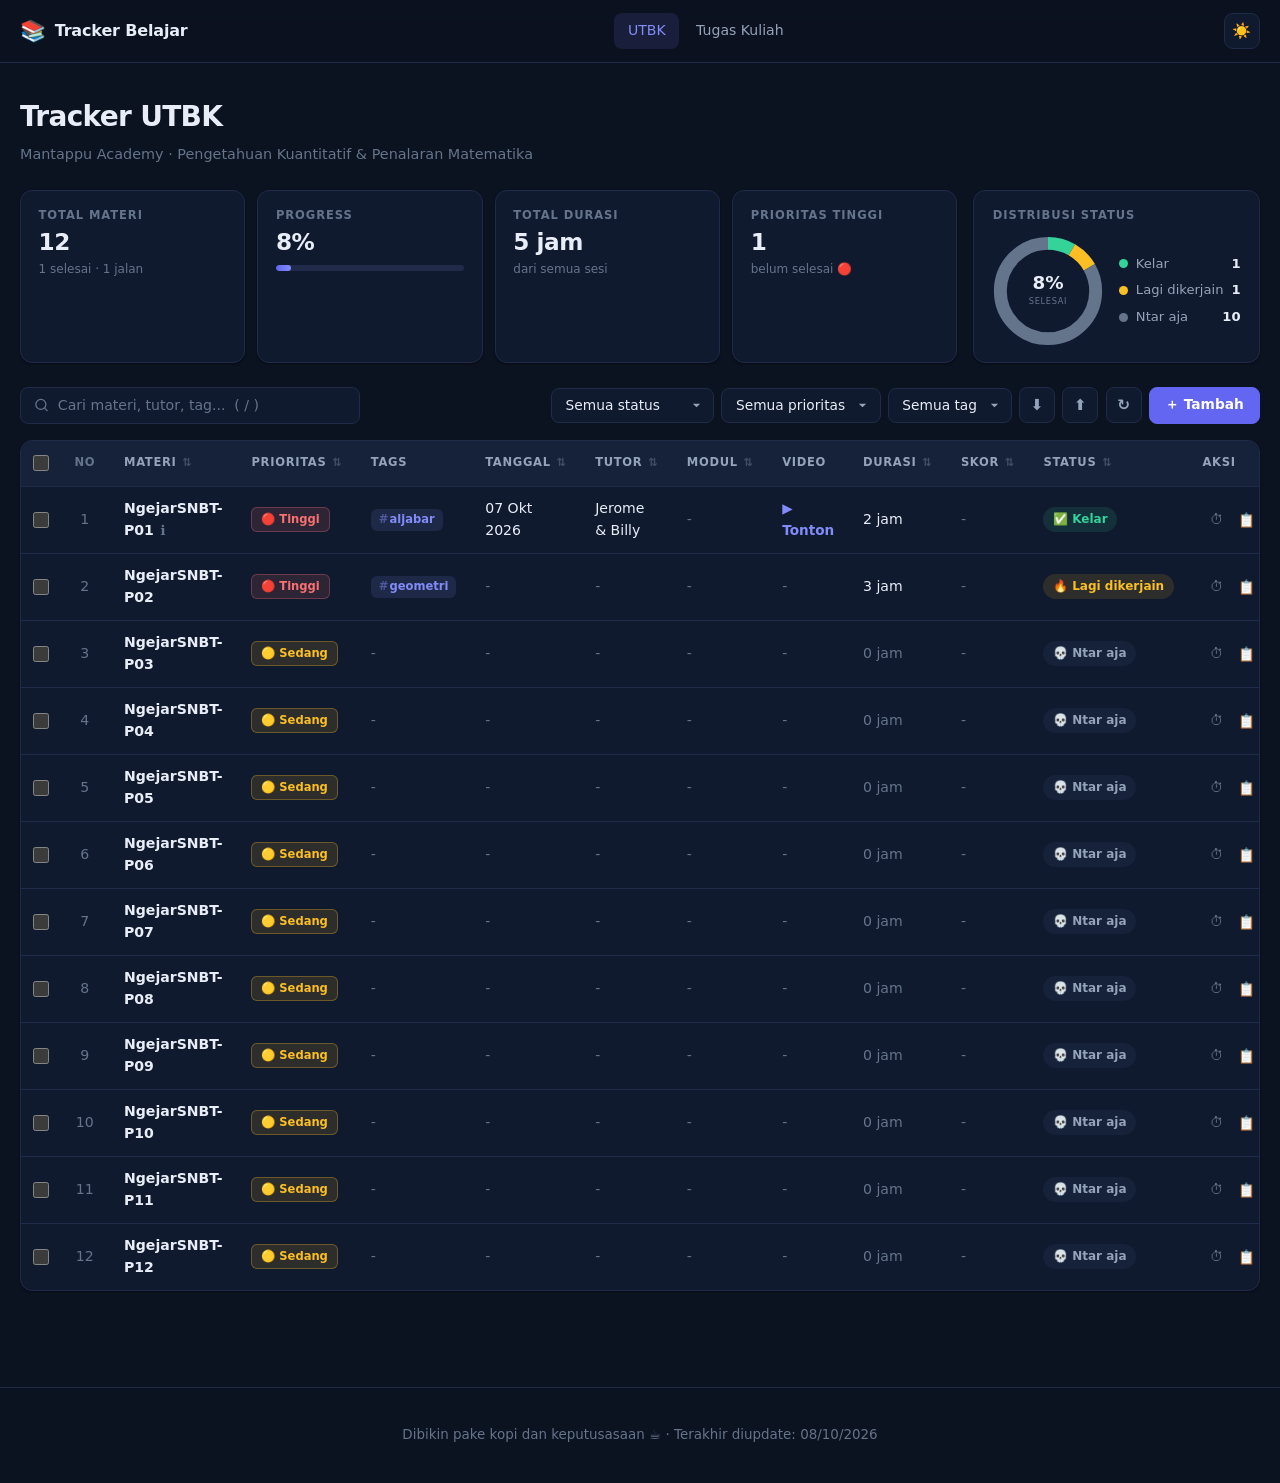
<file: index.html>
<!DOCTYPE html>
<html lang="id">

<head>
    <meta charset="UTF-8">
    <meta name="viewport" content="width=device-width, initial-scale=1.0">
    <meta name="description" content="Tracker belajar UTBK dan tugas kuliah">
    <meta name="theme-color" content="#0b1220">
    <title>Tracker UTBK · Tracker Belajar</title>
    <link rel="icon" href="data:image/svg+xml,%3Csvg xmlns='http://www.w3.org/2000/svg' viewBox='0 0 100 100'%3E%3Ctext y='.9em' font-size='90'%3E%F0%9F%93%9A%3C/text%3E%3C/svg%3E">
    <link rel="manifest" href="manifest.json">
    <link rel="stylesheet" href="css/style.css">
</head>

<body data-page="utbk">

    <header class="site-header">
        <div class="container header-inner">
            <a href="index.html" class="brand">
                <span class="brand-icon">📚</span>
                <span class="brand-text">Tracker Belajar</span>
            </a>
            <nav class="nav">
                <a href="index.html" class="nav-link active">UTBK</a>
                <a href="tugas.html" class="nav-link">Tugas Kuliah</a>
            </nav>
            <div class="header-actions">
                <button class="icon-round" id="btn-theme" title="Ganti tema" aria-label="Ganti tema">☀️</button>
            </div>
        </div>
    </header>

    <main class="container">

        <section class="hero">
            <h1>Tracker UTBK</h1>
            <p class="subtitle">Mantappu Academy · Pengetahuan Kuantitatif &amp; Penalaran Matematika</p>
        </section>

        <section class="dashboard">
            <div class="stats" id="stats" aria-label="Statistik"></div>
            <div class="chart-card">
                <div class="chart-title">Distribusi Status</div>
                <div class="chart-wrap">
                    <svg id="chart" viewBox="0 0 120 120" aria-hidden="true"></svg>
                    <div class="chart-legend" id="chart-legend"></div>
                </div>
            </div>
        </section>

        <section class="toolbar">
            <div class="search-box">
                <svg viewBox="0 0 24 24" fill="none" stroke="currentColor" stroke-width="2" stroke-linecap="round" stroke-linejoin="round" aria-hidden="true">
                    <circle cx="11" cy="11" r="8"></circle>
                    <line x1="21" y1="21" x2="16.65" y2="16.65"></line>
                </svg>
                <input type="search" id="search" placeholder="Cari materi, tutor, tag...  ( / )" aria-label="Cari">
            </div>
            <div class="filters">
                <select id="filter-status" aria-label="Filter status">
                    <option value="all">Semua status</option>
                    <option value="selesai">✅ Kelar</option>
                    <option value="progress">🔥 Lagi dikerjain</option>
                    <option value="pending">💀 Ntar aja</option>
                </select>
                <select id="filter-priority" aria-label="Filter prioritas">
                    <option value="all">Semua prioritas</option>
                    <option value="high">🔴 Tinggi</option>
                    <option value="med">🟡 Sedang</option>
                    <option value="low">🔵 Rendah</option>
                </select>
                <select id="filter-tag" aria-label="Filter tag">
                    <option value="all">Semua tag</option>
                </select>
                <button class="btn btn-icon" id="btn-export" title="Export JSON" aria-label="Export">⬇</button>
                <button class="btn btn-icon" id="btn-import" title="Import JSON" aria-label="Import">⬆</button>
                <button class="btn btn-icon" id="btn-reset" title="Reset ke data awal" aria-label="Reset">↻</button>
                <button class="btn btn-primary" id="btn-add" title="Tambah (N)">＋ Tambah</button>
                <input type="file" id="import-file" accept="application/json,.json" hidden>
            </div>
        </section>

        <div class="bulk-bar" id="bulk-bar" hidden>
            <span class="bulk-count" id="bulk-count">0 item dipilih</span>
            <span class="spacer"></span>
            <button class="btn btn-ghost" id="btn-bulk-clear">Batal</button>
            <button class="btn btn-danger" id="btn-bulk-delete">Hapus terpilih</button>
        </div>

        <section class="table-wrap">
            <table id="utbk-table">
                <thead></thead>
                <tbody></tbody>
            </table>
            <div id="empty-state" class="empty-state" hidden>
                <span class="emoji">🔍</span>
                <p>Tidak ada data yang cocok. Coba ubah filter atau kata kunci.</p>
            </div>
        </section>

    </main>

    <footer class="site-footer">
        <div class="container">
            <p>Dibikin pake kopi dan keputusasaan ☕ · Terakhir diupdate:
                <time datetime="2026-10-08">08/10/2026</time>
            </p>
        </div>
    </footer>

    <div class="running-timer" id="running-timer" hidden>
        <span class="running-dot"></span>
        <span class="running-label" id="running-label">Fokus</span>
        <span class="running-time" id="running-time">00:00:00</span>
        <button class="btn btn-primary" id="btn-stop-timer">Stop &amp; Simpan</button>
        <button class="btn btn-ghost" id="btn-cancel-timer">Batal</button>
    </div>

    <div class="modal-backdrop" id="modal" hidden>
        <div class="modal" role="dialog" aria-modal="true" aria-labelledby="modal-title">
            <header class="modal-header">
                <h2 id="modal-title">Tambah Data</h2>
                <button class="btn-close" id="modal-close" aria-label="Tutup">×</button>
            </header>
            <form id="form" class="modal-body" novalidate></form>
        </div>
    </div>

    <div class="toast-container" id="toast-container" aria-live="polite"></div>

    <script src="js/app.js"></script>
</body>

</html>
</file>
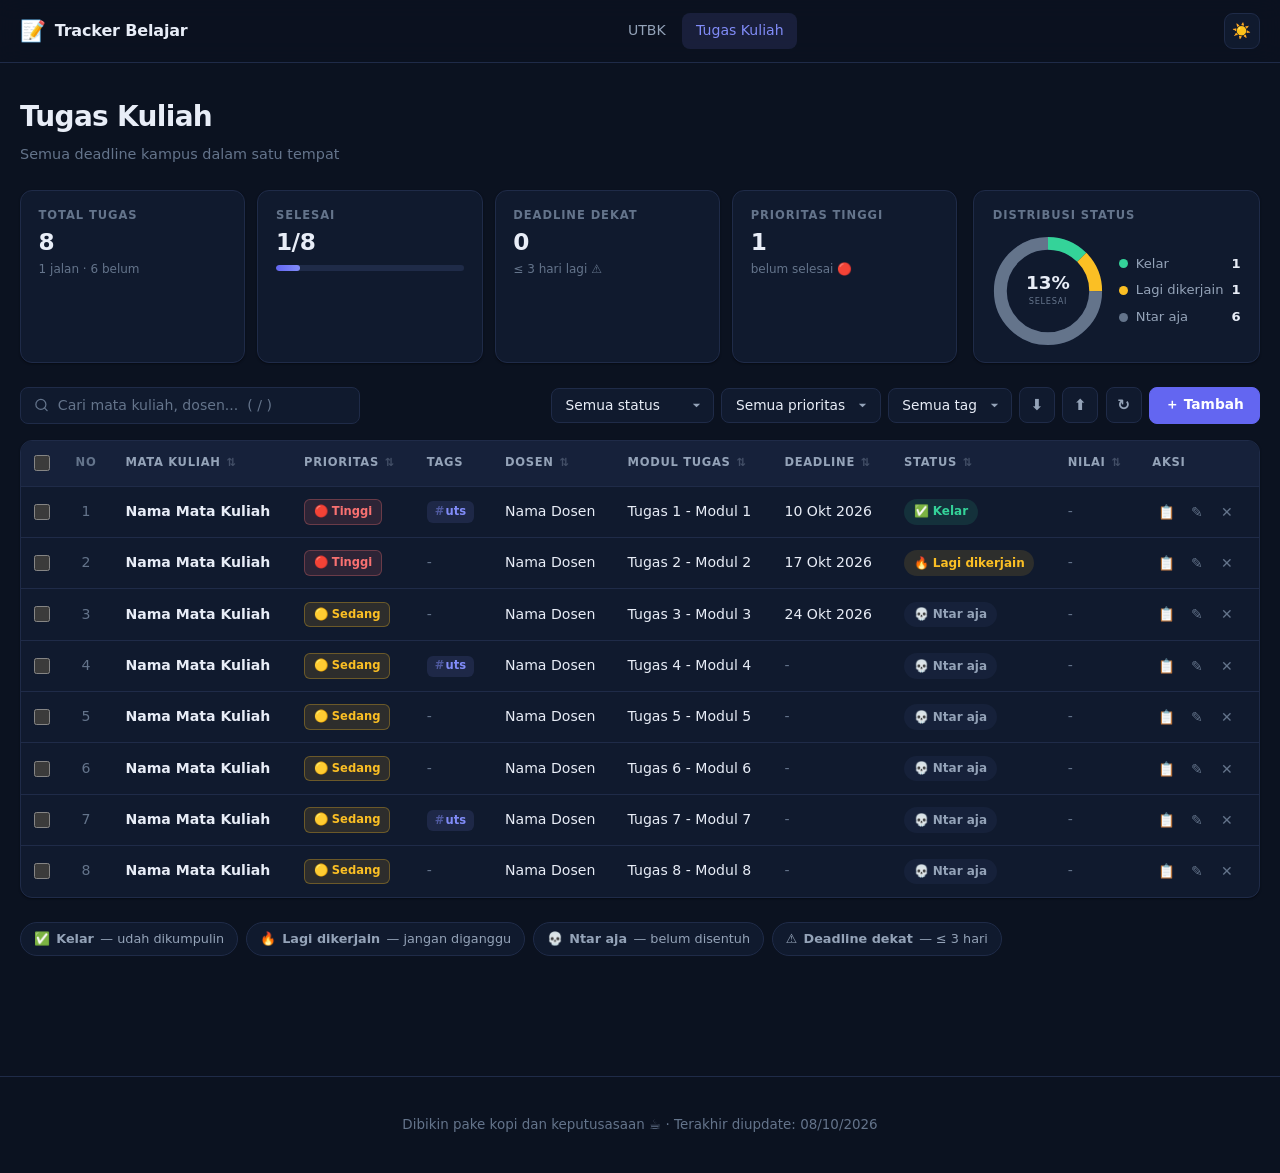
<file: tugas.html>
<!DOCTYPE html>
<html lang="id">

<head>
    <meta charset="UTF-8">
    <meta name="viewport" content="width=device-width, initial-scale=1.0">
    <meta name="description" content="Tracker tugas kuliah">
    <meta name="theme-color" content="#0b1220">
    <title>Tugas Kuliah · Tracker Belajar</title>
    <link rel="icon" href="data:image/svg+xml,%3Csvg xmlns='http://www.w3.org/2000/svg' viewBox='0 0 100 100'%3E%3Ctext y='.9em' font-size='90'%3E%F0%9F%93%9A%3C/text%3E%3C/svg%3E">
    <link rel="manifest" href="manifest.json">
    <link rel="stylesheet" href="css/style.css">
</head>

<body data-page="tugas">

    <header class="site-header">
        <div class="container header-inner">
            <a href="index.html" class="brand">
                <span class="brand-icon">📝</span>
                <span class="brand-text">Tracker Belajar</span>
            </a>
            <nav class="nav">
                <a href="index.html" class="nav-link">UTBK</a>
                <a href="tugas.html" class="nav-link active">Tugas Kuliah</a>
            </nav>
            <div class="header-actions">
                <button class="icon-round" id="btn-theme" title="Ganti tema" aria-label="Ganti tema">☀️</button>
            </div>
        </div>
    </header>

    <main class="container">

        <section class="hero">
            <h1>Tugas Kuliah</h1>
            <p class="subtitle">Semua deadline kampus dalam satu tempat</p>
        </section>

        <section class="dashboard">
            <div class="stats" id="stats" aria-label="Statistik"></div>
            <div class="chart-card">
                <div class="chart-title">Distribusi Status</div>
                <div class="chart-wrap">
                    <svg id="chart" viewBox="0 0 120 120" aria-hidden="true"></svg>
                    <div class="chart-legend" id="chart-legend"></div>
                </div>
            </div>
        </section>

        <section class="toolbar">
            <div class="search-box">
                <svg viewBox="0 0 24 24" fill="none" stroke="currentColor" stroke-width="2" stroke-linecap="round" stroke-linejoin="round" aria-hidden="true">
                    <circle cx="11" cy="11" r="8"></circle>
                    <line x1="21" y1="21" x2="16.65" y2="16.65"></line>
                </svg>
                <input type="search" id="search" placeholder="Cari mata kuliah, dosen...  ( / )" aria-label="Cari">
            </div>
            <div class="filters">
                <select id="filter-status" aria-label="Filter status">
                    <option value="all">Semua status</option>
                    <option value="selesai">✅ Kelar</option>
                    <option value="progress">🔥 Lagi dikerjain</option>
                    <option value="pending">💀 Ntar aja</option>
                </select>
                <select id="filter-priority" aria-label="Filter prioritas">
                    <option value="all">Semua prioritas</option>
                    <option value="high">🔴 Tinggi</option>
                    <option value="med">🟡 Sedang</option>
                    <option value="low">🔵 Rendah</option>
                </select>
                <select id="filter-tag" aria-label="Filter tag">
                    <option value="all">Semua tag</option>
                </select>
                <button class="btn btn-icon" id="btn-export" title="Export JSON" aria-label="Export">⬇</button>
                <button class="btn btn-icon" id="btn-import" title="Import JSON" aria-label="Import">⬆</button>
                <button class="btn btn-icon" id="btn-reset" title="Reset ke data awal" aria-label="Reset">↻</button>
                <button class="btn btn-primary" id="btn-add" title="Tambah (N)">＋ Tambah</button>
                <input type="file" id="import-file" accept="application/json,.json" hidden>
            </div>
        </section>

        <div class="bulk-bar" id="bulk-bar" hidden>
            <span class="bulk-count" id="bulk-count">0 item dipilih</span>
            <span class="spacer"></span>
            <button class="btn btn-ghost" id="btn-bulk-clear">Batal</button>
            <button class="btn btn-danger" id="btn-bulk-delete">Hapus terpilih</button>
        </div>

        <section class="table-wrap">
            <table id="tugas-table">
                <thead></thead>
                <tbody></tbody>
            </table>
            <div id="empty-state" class="empty-state" hidden>
                <span class="emoji">🔍</span>
                <p>Tidak ada data yang cocok. Coba ubah filter atau kata kunci.</p>
            </div>
        </section>

        <section class="legend">
            <span class="legend-item">✅ <strong>Kelar</strong> — udah dikumpulin</span>
            <span class="legend-item">🔥 <strong>Lagi dikerjain</strong> — jangan diganggu</span>
            <span class="legend-item">💀 <strong>Ntar aja</strong> — belum disentuh</span>
            <span class="legend-item">⚠️ <strong>Deadline dekat</strong> — ≤ 3 hari</span>
        </section>

    </main>

    <footer class="site-footer">
        <div class="container">
            <p>Dibikin pake kopi dan keputusasaan ☕ · Terakhir diupdate:
                <time datetime="2026-10-08">08/10/2026</time>
            </p>
        </div>
    </footer>

    <div class="running-timer" id="running-timer" hidden>
        <span class="running-dot"></span>
        <span class="running-label" id="running-label">Fokus</span>
        <span class="running-time" id="running-time">00:00:00</span>
        <button class="btn btn-primary" id="btn-stop-timer">Stop &amp; Simpan</button>
        <button class="btn btn-ghost" id="btn-cancel-timer">Batal</button>
    </div>

    <div class="modal-backdrop" id="modal" hidden>
        <div class="modal" role="dialog" aria-modal="true" aria-labelledby="modal-title">
            <header class="modal-header">
                <h2 id="modal-title">Tambah Data</h2>
                <button class="btn-close" id="modal-close" aria-label="Tutup">×</button>
            </header>
            <form id="form" class="modal-body" novalidate></form>
        </div>
    </div>

    <div class="toast-container" id="toast-container" aria-live="polite"></div>

    <script src="js/app.js"></script>
</body>

</html>
</file>
<file: css/style.css>
/* ============================================================
   Tracker Belajar v5 — Dove Dark · Full Features
   ============================================================ */

:root {
    --bg: #0b1220;
    --bg-1: #101a2e;
    --bg-2: #16213a;
    --bg-3: #1f2b48;
    --surface: #101a2e;
    --border: #1f2b48;
    --border-2: #2c3a5c;
    --text: #e8edf7;
    --text-dim: #94a3b8;
    --text-mute: #64748b;
    --accent: #818cf8;
    --accent-2: #6366f1;
    --accent-soft: rgba(129, 140, 248, 0.12);
    --accent-glow: rgba(129, 140, 248, 0.25);
    --success: #34d399;
    --success-soft: rgba(52, 211, 153, 0.12);
    --warn: #fbbf24;
    --warn-soft: rgba(251, 191, 36, 0.12);
    --danger: #f87171;
    --danger-soft: rgba(248, 113, 113, 0.12);
    --radius: 12px;
    --radius-sm: 8px;
    --shadow-sm: 0 1px 2px rgba(0, 0, 0, 0.4);
    --shadow: 0 4px 16px rgba(0, 0, 0, 0.4);
    --shadow-lg: 0 12px 40px rgba(0, 0, 0, 0.6);
    color-scheme: dark;
}

[data-theme="light"] {
    --bg: #f8fafc;
    --bg-1: #ffffff;
    --bg-2: #f1f5f9;
    --bg-3: #e2e8f0;
    --surface: #ffffff;
    --border: #e2e8f0;
    --border-2: #cbd5e1;
    --text: #0f172a;
    --text-dim: #475569;
    --text-mute: #94a3b8;
    --accent: #6366f1;
    --accent-2: #4f46e5;
    --accent-soft: #eef2ff;
    --accent-glow: rgba(99, 102, 241, 0.15);
    --success: #10b981;
    --success-soft: #ecfdf5;
    --warn: #f59e0b;
    --warn-soft: #fffbeb;
    --danger: #ef4444;
    --danger-soft: #fef2f2;
    --shadow-sm: 0 1px 2px rgba(15, 23, 42, 0.04);
    --shadow: 0 1px 3px rgba(15, 23, 42, 0.06), 0 4px 16px rgba(15, 23, 42, 0.04);
    --shadow-lg: 0 12px 40px rgba(15, 23, 42, 0.12);
    color-scheme: light;
}

* { box-sizing: border-box; }

html { font-size: 16px; scroll-behavior: smooth; }

body {
    margin: 0;
    min-height: 100vh;
    background: var(--bg);
    color: var(--text);
    font-family: ui-sans-serif, system-ui, -apple-system, "Segoe UI", Roboto,
                 "Helvetica Neue", Arial, sans-serif;
    font-size: 0.95rem;
    line-height: 1.55;
    -webkit-font-smoothing: antialiased;
    transition: background 0.25s ease, color 0.25s ease;
}

.container { width: 100%; max-width: 1280px; margin: 0 auto; padding: 0 1.25rem; }
main.container { padding-top: 2rem; padding-bottom: 6rem; }

.site-header {
    position: sticky;
    top: 0;
    z-index: 50;
    background: color-mix(in srgb, var(--bg) 82%, transparent);
    backdrop-filter: blur(12px);
    -webkit-backdrop-filter: blur(12px);
    border-bottom: 1px solid var(--border);
}

.header-inner {
    display: flex;
    align-items: center;
    justify-content: space-between;
    height: 62px;
    gap: 1rem;
}

.brand {
    display: inline-flex;
    align-items: center;
    gap: 0.55rem;
    color: var(--text);
    text-decoration: none;
    font-weight: 700;
    font-size: 1rem;
    letter-spacing: -0.01em;
}

.brand-icon { font-size: 1.3rem; }
.brand:hover .brand-text { color: var(--accent); }
.brand-text { transition: color 0.15s ease; }

.nav { display: flex; gap: 0.2rem; }

.nav-link {
    color: var(--text-dim);
    text-decoration: none;
    padding: 0.45rem 0.85rem;
    border-radius: 8px;
    font-size: 0.88rem;
    font-weight: 500;
    transition: all 0.15s ease;
}

.nav-link:hover { color: var(--text); background: var(--bg-2); }
.nav-link.active { color: var(--accent); background: var(--accent-soft); }

.header-actions { display: flex; align-items: center; gap: 0.4rem; }

.icon-round {
    width: 36px;
    height: 36px;
    display: inline-flex;
    align-items: center;
    justify-content: center;
    border-radius: 9px;
    border: 1px solid var(--border);
    background: var(--surface);
    color: var(--text-dim);
    cursor: pointer;
    font-size: 0.95rem;
    transition: all 0.15s;
}

.icon-round:hover { color: var(--text); border-color: var(--border-2); background: var(--bg-2); }

.hero { margin-bottom: 1.5rem; }

.hero h1 {
    margin: 0 0 0.3rem;
    font-size: clamp(1.4rem, 2.5vw, 1.75rem);
    font-weight: 800;
    letter-spacing: -0.025em;
    color: var(--text);
}

.hero .subtitle { margin: 0; color: var(--text-mute); font-size: 0.9rem; }

.dashboard { display: grid; grid-template-columns: 1fr auto; gap: 1rem; margin-bottom: 1.5rem; align-items: stretch; }
.stats { display: grid; grid-template-columns: repeat(auto-fit, minmax(160px, 1fr)); gap: 0.75rem; }

.stat-card {
    background: var(--surface);
    border: 1px solid var(--border);
    border-radius: var(--radius);
    padding: 1rem 1.1rem;
    box-shadow: var(--shadow-sm);
    transition: border-color 0.15s, box-shadow 0.15s;
    min-width: 0;
}

.stat-card:hover { border-color: var(--border-2); box-shadow: var(--shadow); }

.stat-label { font-size: 0.72rem; text-transform: uppercase; letter-spacing: 0.08em; color: var(--text-mute); font-weight: 600; margin-bottom: 0.3rem; }
.stat-value { font-size: 1.45rem; font-weight: 800; letter-spacing: -0.02em; line-height: 1.15; color: var(--text); font-variant-numeric: tabular-nums; }
.stat-sub { font-size: 0.75rem; color: var(--text-mute); margin-top: 0.25rem; }

.progress { height: 6px; background: var(--bg-3); border-radius: 999px; overflow: hidden; margin-top: 0.6rem; }
.progress-fill { height: 100%; background: linear-gradient(90deg, var(--accent-2), var(--accent)); border-radius: 999px; transition: width 0.5s cubic-bezier(0.22, 1, 0.36, 1); }

.chart-card { background: var(--surface); border: 1px solid var(--border); border-radius: var(--radius); padding: 1rem 1.15rem; display: flex; flex-direction: column; gap: 0.7rem; min-width: 250px; box-shadow: var(--shadow-sm); }
.chart-title { font-size: 0.72rem; text-transform: uppercase; letter-spacing: 0.08em; color: var(--text-mute); font-weight: 600; }
.chart-wrap { display: flex; align-items: center; gap: 1rem; }
#chart { width: 110px; height: 110px; flex-shrink: 0; }
.chart-legend { display: flex; flex-direction: column; gap: 0.4rem; font-size: 0.82rem; flex: 1; min-width: 0; }
.chart-legend-row { display: flex; align-items: center; gap: 0.5rem; color: var(--text-dim); }
.chart-dot { width: 9px; height: 9px; border-radius: 50%; flex-shrink: 0; }
.chart-count { margin-left: auto; font-weight: 700; color: var(--text); font-variant-numeric: tabular-nums; }
.chart-empty { color: var(--text-mute); font-size: 0.82rem; font-style: italic; }

.toolbar { display: flex; flex-wrap: wrap; gap: 0.7rem; align-items: center; justify-content: space-between; margin-bottom: 1rem; }

.search-box { position: relative; flex: 1 1 240px; max-width: 340px; }
.search-box svg { position: absolute; left: 0.85rem; top: 50%; transform: translateY(-50%); width: 15px; height: 15px; color: var(--text-mute); pointer-events: none; }
.search-box input {
    width: 100%; background: var(--surface); border: 1px solid var(--border); color: var(--text);
    border-radius: var(--radius-sm); padding: 0.6rem 0.9rem 0.6rem 2.3rem;
    font-size: 0.88rem; font-family: inherit; transition: border-color 0.15s, box-shadow 0.15s; outline: none;
}
.search-box input::placeholder { color: var(--text-mute); }
.search-box input:focus { border-color: var(--accent); box-shadow: 0 0 0 3px var(--accent-glow); }

.filters { display: flex; gap: 0.45rem; flex-wrap: wrap; align-items: center; }

select {
    background: var(--surface); border: 1px solid var(--border); color: var(--text);
    border-radius: var(--radius-sm); padding: 0.55rem 2.1rem 0.55rem 0.85rem;
    font-size: 0.86rem; font-family: inherit; cursor: pointer; appearance: none;
    background-image: url("data:image/svg+xml;utf8,<svg xmlns='http://www.w3.org/2000/svg' viewBox='0 0 12 12'><path fill='%2394a3b8' d='M6 8L2 4h8z'/></svg>");
    background-repeat: no-repeat; background-position: right 0.7rem center; background-size: 11px;
    transition: border-color 0.15s, box-shadow 0.15s; outline: none;
}
select:focus { border-color: var(--accent); box-shadow: 0 0 0 3px var(--accent-glow); }

.btn {
    display: inline-flex; align-items: center; justify-content: center; gap: 0.4rem;
    border: 1px solid var(--border); background: var(--surface); color: var(--text);
    padding: 0.55rem 0.95rem; border-radius: var(--radius-sm);
    font-size: 0.86rem; font-weight: 600; font-family: inherit; cursor: pointer;
    transition: all 0.15s ease; white-space: nowrap;
}
.btn:hover { background: var(--bg-2); border-color: var(--border-2); }
.btn-primary { background: var(--accent-2); border-color: var(--accent-2); color: #fff; }
.btn-primary:hover { background: var(--accent); border-color: var(--accent); }
.btn-ghost { background: transparent; }
.btn-ghost:hover { background: var(--bg-2); }
.btn-danger { color: var(--danger); border-color: color-mix(in srgb, var(--danger) 35%, var(--border)); background: var(--danger-soft); }
.btn-danger:hover { background: color-mix(in srgb, var(--danger-soft) 60%, var(--danger) 15%); border-color: var(--danger); }
.btn-icon { width: 36px; height: 36px; padding: 0; font-size: 0.95rem; color: var(--text-dim); }
.btn-icon:hover { color: var(--accent); border-color: var(--border-2); }
.btn-close { width: 32px; height: 32px; border-radius: 8px; border: 1px solid transparent; background: transparent; color: var(--text-dim); font-size: 1.3rem; line-height: 1; cursor: pointer; transition: all 0.15s; }
.btn-close:hover { background: var(--bg-2); color: var(--text); }

.bulk-bar {
    display: flex; align-items: center; gap: 0.75rem; padding: 0.7rem 1rem;
    background: var(--accent-soft); border: 1px solid color-mix(in srgb, var(--accent) 30%, var(--border));
    border-radius: var(--radius-sm); margin-bottom: 0.75rem; font-size: 0.88rem;
}
.bulk-bar[hidden] { display: none; }
.bulk-bar .bulk-count { font-weight: 700; color: var(--accent); }
.bulk-bar .spacer { flex: 1; }

.table-wrap { background: var(--surface); border: 1px solid var(--border); border-radius: var(--radius); overflow: hidden; box-shadow: var(--shadow-sm); }
table { width: 100%; border-collapse: collapse; font-size: 0.88rem; }
thead { background: var(--bg-2); border-bottom: 1px solid var(--border); }
th { text-align: left; padding: 0.7rem 0.9rem; font-size: 0.72rem; text-transform: uppercase; letter-spacing: 0.06em; color: var(--text-dim); font-weight: 600; white-space: nowrap; user-select: none; }
th.sortable { cursor: pointer; transition: color 0.15s, background 0.15s; }
th.sortable:hover { color: var(--accent); background: var(--bg-3); }
th.sortable::after { content: '⇅'; margin-left: 0.35rem; opacity: 0.35; font-size: 0.7rem; }
th.sortable[data-sort="asc"]::after  { content: '↑'; opacity: 1; color: var(--accent); }
th.sortable[data-sort="desc"]::after { content: '↓'; opacity: 1; color: var(--accent); }
td { padding: 0.7rem 0.9rem; border-top: 1px solid var(--border); color: var(--text); vertical-align: middle; }
tbody tr { transition: background 0.12s ease; }
tbody tr:hover { background: var(--bg-2); }
tbody tr.selected { background: var(--accent-soft); }
tbody tr.urgent { background: var(--danger-soft); }
td.num, th.num { text-align: center; width: 50px; font-variant-numeric: tabular-nums; color: var(--text-mute); }
td.col-check, th.col-check { width: 40px; text-align: center; padding-left: 0.5rem; padding-right: 0.5rem; }
.row-check { width: 16px; height: 16px; accent-color: var(--accent-2); cursor: pointer; vertical-align: middle; }
td.mono { font-family: ui-monospace, "SF Mono", "Cascadia Code", "JetBrains Mono", "Courier New", monospace; font-size: 0.82rem; color: var(--text-dim); }
td a { color: var(--accent); text-decoration: none; font-weight: 600; font-size: 0.85rem; transition: color 0.15s; }
td a:hover { text-decoration: underline; filter: brightness(1.15); }
.cell-empty { color: var(--text-mute); }

.tags { display: inline-flex; flex-wrap: wrap; gap: 0.25rem; }
.tag { display: inline-block; padding: 0.12rem 0.5rem; background: var(--accent-soft); color: var(--accent); border-radius: 6px; font-size: 0.72rem; font-weight: 600; white-space: nowrap; }
.tag::before { content: '#'; opacity: 0.5; margin-right: 1px; }

.priority { display: inline-flex; align-items: center; gap: 0.28rem; padding: 0.18rem 0.55rem; border-radius: 6px; font-size: 0.72rem; font-weight: 600; white-space: nowrap; border: 1px solid transparent; }
.priority.high { color: var(--danger); background: var(--danger-soft); border-color: color-mix(in srgb, var(--danger) 30%, transparent); }
.priority.med  { color: var(--warn); background: var(--warn-soft); border-color: color-mix(in srgb, var(--warn) 30%, transparent); }
.priority.low  { color: #60a5fa; background: rgba(96, 165, 250, 0.12); border-color: rgba(96, 165, 250, 0.3); }
[data-theme="light"] .priority.high { color: #b91c1c; }
[data-theme="light"] .priority.med  { color: #b45309; }
[data-theme="light"] .priority.low  { color: #1d4ed8; }

.note-icon { display: inline-flex; margin-left: 0.4rem; color: var(--text-mute); cursor: help; font-size: 0.85rem; transition: color 0.15s; vertical-align: middle; }
.note-icon:hover { color: var(--accent); }

.badge { display: inline-flex; align-items: center; gap: 0.3rem; padding: 0.22rem 0.6rem; border-radius: 999px; font-size: 0.75rem; font-weight: 600; white-space: nowrap; }
.badge.success { color: var(--success); background: var(--success-soft); }
.badge.warn    { color: var(--warn); background: var(--warn-soft); }
.badge.muted   { color: var(--text-dim); background: var(--bg-2); }
[data-theme="light"] .badge.success { color: #047857; }
[data-theme="light"] .badge.warn    { color: #b45309; }

.deadline-warn { color: var(--danger); font-weight: 700; }
.deadline-warn::before { content: '⚠ '; }

.row-actions { display: flex; gap: 0.15rem; }
.icon-btn {
    width: 28px; height: 28px; display: inline-flex; align-items: center; justify-content: center;
    border-radius: 7px; background: transparent; border: 1px solid transparent;
    color: var(--text-mute); cursor: pointer; font-size: 0.85rem; transition: all 0.15s;
}
.icon-btn:hover { background: var(--bg-2); color: var(--text); border-color: var(--border); }
.icon-btn.danger:hover { color: var(--danger); background: var(--danger-soft); border-color: transparent; }
.icon-btn.timer.active { color: var(--danger); background: var(--danger-soft); border-color: transparent; }

.empty-state { padding: 3rem 1rem; text-align: center; color: var(--text-mute); }
.empty-state .emoji { font-size: 2.2rem; display: block; margin-bottom: 0.6rem; }

.modal-backdrop {
    position: fixed; inset: 0; background: rgba(0, 0, 0, 0.65);
    backdrop-filter: blur(4px); -webkit-backdrop-filter: blur(4px);
    z-index: 100; display: flex; align-items: center; justify-content: center;
    padding: 1rem; animation: fadeIn 0.15s ease;
}
[data-theme="light"] .modal-backdrop { background: rgba(15, 23, 42, 0.35); }
.modal-backdrop[hidden] { display: none; }
@keyframes fadeIn { from { opacity: 0; } to { opacity: 1; } }
@keyframes slideUp {
    from { opacity: 0; transform: translateY(12px) scale(0.98); }
    to   { opacity: 1; transform: translateY(0) scale(1); }
}
.modal {
    background: var(--surface); border: 1px solid var(--border-2); border-radius: var(--radius);
    width: 100%; max-width: 560px; max-height: 90vh; display: flex; flex-direction: column;
    box-shadow: var(--shadow-lg); animation: slideUp 0.2s cubic-bezier(0.22, 1, 0.36, 1); overflow: hidden;
}
.modal-header { display: flex; align-items: center; justify-content: space-between; padding: 1rem 1.2rem; border-bottom: 1px solid var(--border); }
.modal-header h2 { margin: 0; font-size: 1.05rem; font-weight: 700; letter-spacing: -0.01em; }
.modal-body { padding: 1.2rem; overflow-y: auto; display: grid; grid-template-columns: 1fr 1fr; gap: 0.85rem; }
.field { display: flex; flex-direction: column; gap: 0.3rem; }
.field.full { grid-column: 1 / -1; }
.field label { font-size: 0.73rem; text-transform: uppercase; letter-spacing: 0.06em; color: var(--text-dim); font-weight: 600; }
.field input, .field select, .field textarea {
    background: var(--bg); border: 1px solid var(--border); color: var(--text);
    border-radius: var(--radius-sm); padding: 0.55rem 0.8rem; font-size: 0.88rem;
    font-family: inherit; outline: none; transition: border-color 0.15s, box-shadow 0.15s;
    width: 100%; resize: vertical;
}
.field textarea { min-height: 70px; line-height: 1.5; }
.field input:focus, .field select:focus, .field textarea:focus { border-color: var(--accent); box-shadow: 0 0 0 3px var(--accent-glow); }
.field-hint { font-size: 0.72rem; color: var(--text-mute); margin-top: 0.15rem; }
.modal-footer { grid-column: 1 / -1; display: flex; justify-content: flex-end; align-items: center; gap: 0.55rem; border-top: 1px solid var(--border); margin-top: 0.15rem; padding-top: 0.95rem; }
.modal-footer .kbd-hint { margin-right: auto; color: var(--text-mute); font-size: 0.72rem; }

.running-timer {
    position: fixed; bottom: 1.25rem; left: 50%; transform: translateX(-50%);
    z-index: 90; background: var(--surface); border: 1px solid var(--border-2);
    border-radius: 999px; padding: 0.55rem 0.7rem 0.55rem 1.1rem; box-shadow: var(--shadow-lg);
    display: flex; align-items: center; gap: 0.8rem;
    animation: slideUp 0.25s ease; max-width: calc(100vw - 2rem);
}
.running-timer[hidden] { display: none; }
.running-dot { width: 8px; height: 8px; border-radius: 50%; background: var(--danger); flex-shrink: 0; animation: pulseDot 1.6s ease infinite; }
@keyframes pulseDot {
    0%   { box-shadow: 0 0 0 0 rgba(248, 113, 113, 0.5); }
    70%  { box-shadow: 0 0 0 8px rgba(248, 113, 113, 0); }
    100% { box-shadow: 0 0 0 0 rgba(248, 113, 113, 0); }
}
.running-label { font-size: 0.82rem; color: var(--text-dim); max-width: 180px; overflow: hidden; text-overflow: ellipsis; white-space: nowrap; }
.running-time { font-family: ui-monospace, "SF Mono", "JetBrains Mono", monospace; font-size: 0.95rem; font-weight: 700; color: var(--text); font-variant-numeric: tabular-nums; letter-spacing: 0.02em; }
.running-timer .btn { padding: 0.4rem 0.75rem; font-size: 0.8rem; }

.toast-container { position: fixed; bottom: 1.25rem; right: 1.25rem; display: flex; flex-direction: column; gap: 0.5rem; z-index: 200; pointer-events: none; }
.toast {
    background: var(--surface); border: 1px solid var(--border-2);
    border-left: 3px solid var(--accent); color: var(--text);
    padding: 0.7rem 1rem; border-radius: var(--radius-sm); box-shadow: var(--shadow-lg);
    font-size: 0.86rem; font-weight: 500; min-width: 220px;
    animation: toastIn 0.22s cubic-bezier(0.22, 1, 0.36, 1); pointer-events: auto;
}
.toast.success { border-left-color: var(--success); }
.toast.danger  { border-left-color: var(--danger); }
@keyframes toastIn { from { opacity: 0; transform: translateX(16px); } to { opacity: 1; transform: translateX(0); } }
.toast.out { animation: toastOut 0.18s ease forwards; }
@keyframes toastOut { to { opacity: 0; transform: translateX(16px); } }

.legend { display: flex; flex-wrap: wrap; gap: 0.5rem; margin: 1.5rem 0; }
.legend-item { display: inline-flex; align-items: center; gap: 0.4rem; padding: 0.4rem 0.8rem; background: var(--surface); border: 1px solid var(--border); border-radius: 999px; font-size: 0.8rem; color: var(--text-dim); }

.site-footer { border-top: 1px solid var(--border); padding: 1.5rem 0; color: var(--text-mute); font-size: 0.84rem; text-align: center; }

.kbd-hint { display: inline-block; padding: 0.05rem 0.35rem; background: var(--bg-2); border: 1px solid var(--border); border-radius: 4px; font-family: ui-monospace, monospace; font-size: 0.7rem; color: var(--text-dim); }

@media (max-width: 980px) {
    .dashboard { grid-template-columns: 1fr; }
    .chart-card { min-width: 0; }
    .chart-wrap { justify-content: center; }
    .chart-legend { max-width: 220px; }
}

@media (max-width: 900px) { .modal-body { grid-template-columns: 1fr; } }

@media (max-width: 768px) {
    .header-inner { height: 56px; }
    .nav-link { padding: 0.4rem 0.65rem; font-size: 0.82rem; }
    main.container { padding-top: 1.5rem; }
    .toolbar { flex-direction: column; align-items: stretch; }
    .search-box { max-width: none; }
    .filters { justify-content: stretch; }
    .filters select { flex: 1; }
    .chart-wrap { gap: 0.7rem; }
    #chart { width: 95px; height: 95px; }
    .table-wrap { background: transparent; border: none; box-shadow: none; overflow: visible; }
    table, thead, tbody, tr, th, td { display: block; width: 100%; }
    thead { display: none; }
    tbody tr { background: var(--surface); border: 1px solid var(--border); border-radius: var(--radius); padding: 0.4rem 1rem; margin-bottom: 0.7rem; box-shadow: var(--shadow-sm); }
    tbody tr.urgent { border-color: color-mix(in srgb, var(--danger) 40%, var(--border)); background: var(--danger-soft); }
    td { display: flex; justify-content: space-between; align-items: center; gap: 1rem; padding: 0.5rem 0; border: none; border-bottom: 1px solid var(--border); text-align: right; white-space: normal; }
    td:last-child { border-bottom: none; padding-top: 0.65rem; }
    td::before { content: attr(data-label); color: var(--text-mute); font-size: 0.7rem; font-weight: 600; text-transform: uppercase; letter-spacing: 0.06em; text-align: left; flex-shrink: 0; }
    td.num, td.col-check { width: auto; }
    td.col-check { justify-content: flex-start; padding: 0.5rem 0; }
    td.col-check::before { content: 'Pilih'; }
    .row-actions { justify-content: flex-end; }
    .toast-container { left: 1rem; right: 1rem; bottom: 5.5rem; }
    .running-timer { bottom: 1rem; flex-wrap: wrap; border-radius: 14px; padding: 0.6rem 0.8rem; gap: 0.5rem; }
    .running-label { max-width: 100px; }
}

@media (max-width: 420px) {
    .brand-text { display: none; }
    .stats { grid-template-columns: 1fr 1fr; }
    .stat-value { font-size: 1.2rem; }
    .running-label { display: none; }
}
</file>
